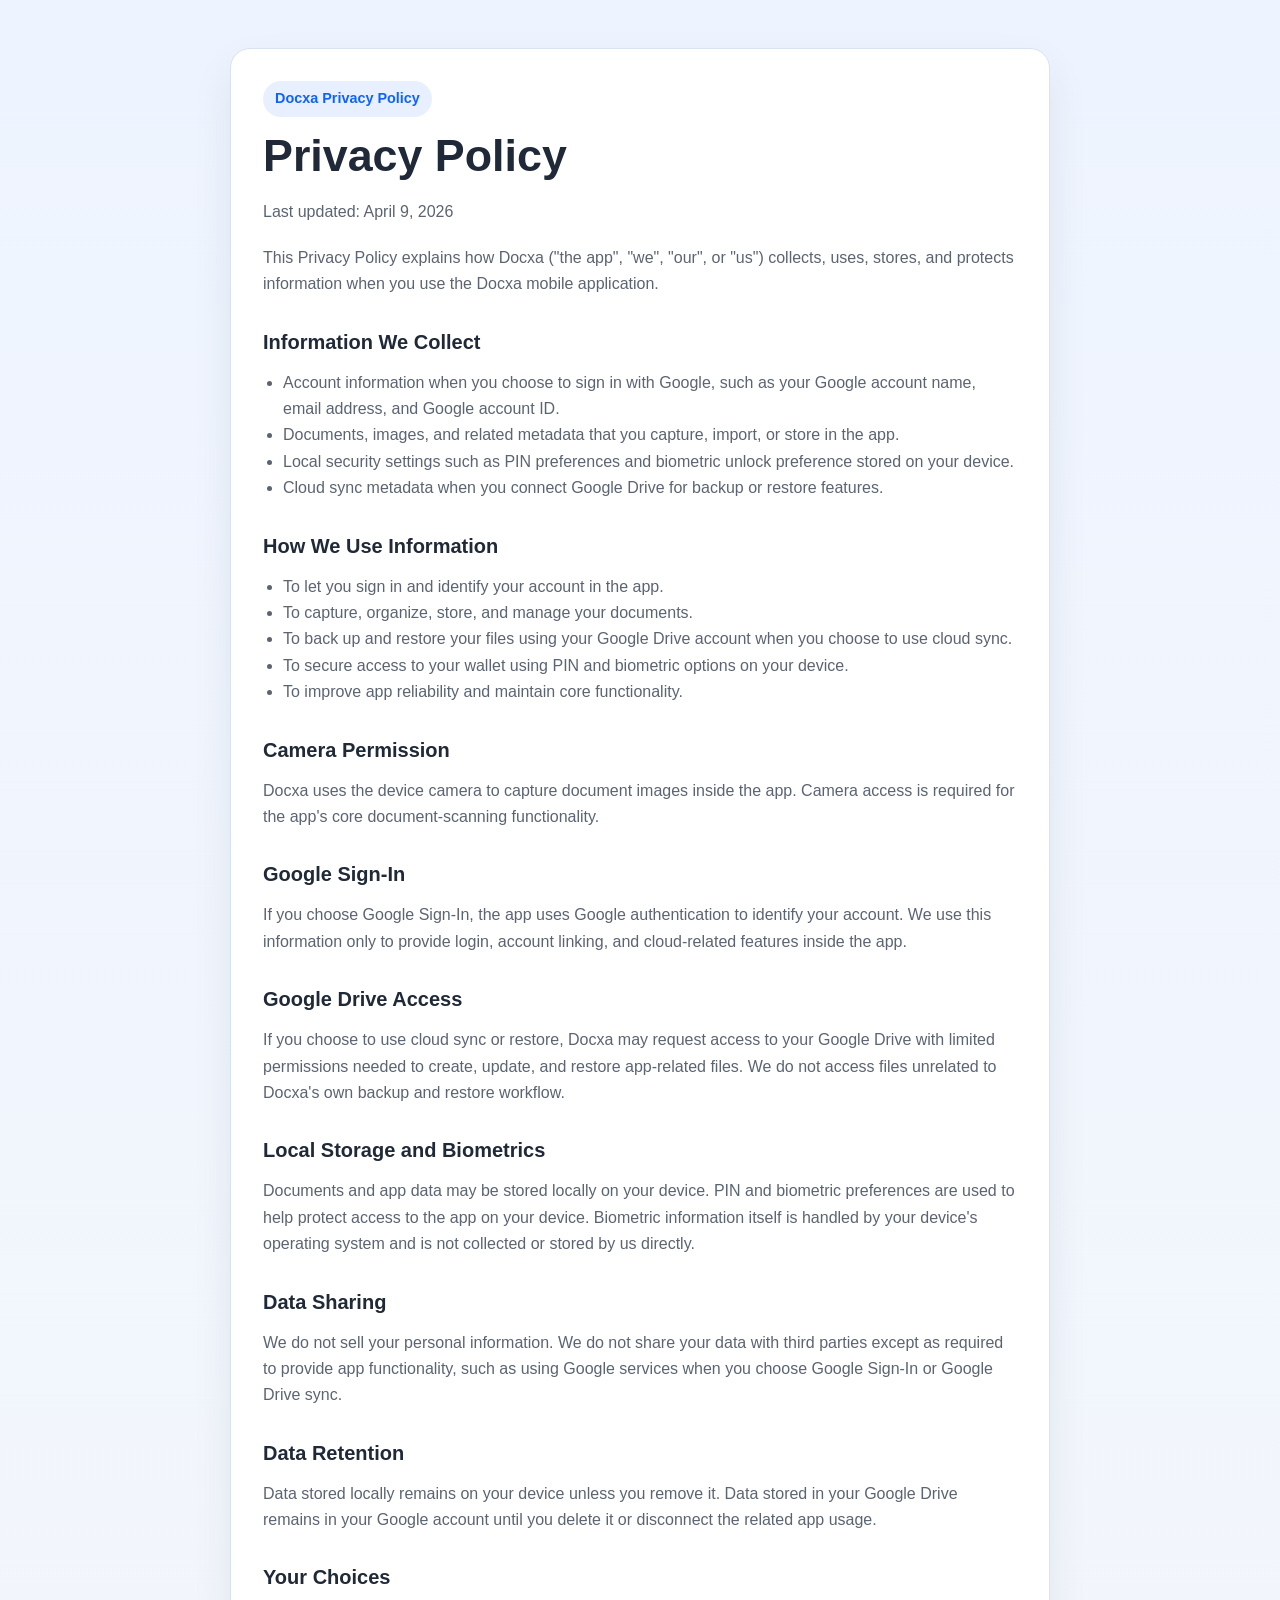
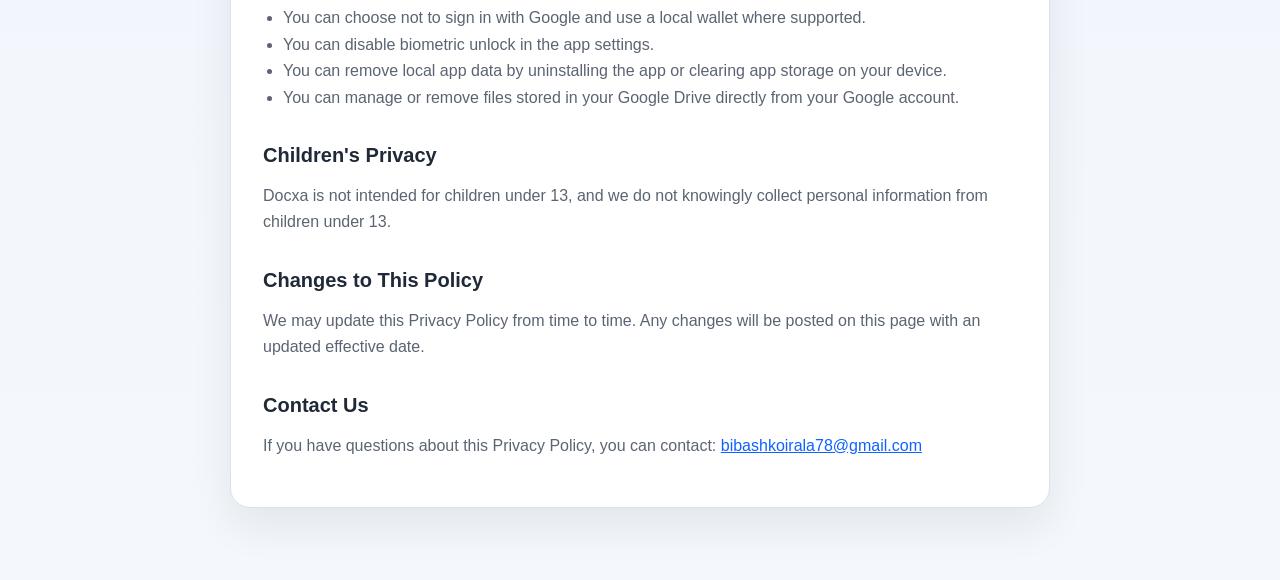
<file: docxa/privacy-policy.html>
<!DOCTYPE html>
<html lang="en">
  <head>
    <meta charset="utf-8" />
    <meta name="viewport" content="width=device-width, initial-scale=1" />
    <title>Docxa Privacy Policy</title>
    <style>
      :root {
        color-scheme: light;
        --bg: #f4f7fb;
        --card: #ffffff;
        --text: #1f2937;
        --muted: #5b6472;
        --accent: #0f62fe;
        --border: #d9e2f0;
      }

      * {
        box-sizing: border-box;
      }

      body {
        margin: 0;
        font-family: "Segoe UI", Arial, sans-serif;
        background: linear-gradient(180deg, #eef4ff 0%, var(--bg) 100%);
        color: var(--text);
        line-height: 1.65;
      }

      main {
        max-width: 860px;
        margin: 0 auto;
        padding: 48px 20px 72px;
      }

      .card {
        background: var(--card);
        border: 1px solid var(--border);
        border-radius: 20px;
        padding: 32px;
        box-shadow: 0 18px 40px rgba(31, 41, 55, 0.08);
      }

      h1,
      h2 {
        line-height: 1.2;
        margin: 0 0 16px;
      }

      h1 {
        font-size: clamp(2rem, 4vw, 2.8rem);
      }

      h2 {
        margin-top: 32px;
        font-size: 1.25rem;
      }

      p,
      li {
        color: var(--muted);
        font-size: 1rem;
      }

      ul {
        padding-left: 20px;
      }

      .eyebrow {
        display: inline-block;
        margin-bottom: 12px;
        padding: 6px 12px;
        border-radius: 999px;
        background: #e8f0ff;
        color: var(--accent);
        font-weight: 600;
        font-size: 0.9rem;
      }

      .meta {
        margin-bottom: 20px;
        color: var(--muted);
      }

      a {
        color: var(--accent);
      }
    </style>
  </head>
  <body>
    <main>
      <section class="card">
        <div class="eyebrow">Docxa Privacy Policy</div>
        <h1>Privacy Policy</h1>
        <p class="meta">Last updated: April 9, 2026</p>

        <p>
          This Privacy Policy explains how Docxa ("the app", "we", "our", or
          "us") collects, uses, stores, and protects information when you use
          the Docxa mobile application.
        </p>

        <h2>Information We Collect</h2>
        <ul>
          <li>
            Account information when you choose to sign in with Google, such as
            your Google account name, email address, and Google account ID.
          </li>
          <li>
            Documents, images, and related metadata that you capture, import, or
            store in the app.
          </li>
          <li>
            Local security settings such as PIN preferences and biometric unlock
            preference stored on your device.
          </li>
          <li>
            Cloud sync metadata when you connect Google Drive for backup or
            restore features.
          </li>
        </ul>

        <h2>How We Use Information</h2>
        <ul>
          <li>To let you sign in and identify your account in the app.</li>
          <li>To capture, organize, store, and manage your documents.</li>
          <li>To back up and restore your files using your Google Drive account when you choose to use cloud sync.</li>
          <li>To secure access to your wallet using PIN and biometric options on your device.</li>
          <li>To improve app reliability and maintain core functionality.</li>
        </ul>

        <h2>Camera Permission</h2>
        <p>
          Docxa uses the device camera to capture document images inside the
          app. Camera access is required for the app's core document-scanning
          functionality.
        </p>

        <h2>Google Sign-In</h2>
        <p>
          If you choose Google Sign-In, the app uses Google authentication to
          identify your account. We use this information only to provide login,
          account linking, and cloud-related features inside the app.
        </p>

        <h2>Google Drive Access</h2>
        <p>
          If you choose to use cloud sync or restore, Docxa may request access
          to your Google Drive with limited permissions needed to create, update,
          and restore app-related files. We do not access files unrelated to
          Docxa's own backup and restore workflow.
        </p>

        <h2>Local Storage and Biometrics</h2>
        <p>
          Documents and app data may be stored locally on your device. PIN and
          biometric preferences are used to help protect access to the app on
          your device. Biometric information itself is handled by your device's
          operating system and is not collected or stored by us directly.
        </p>

        <h2>Data Sharing</h2>
        <p>
          We do not sell your personal information. We do not share your data
          with third parties except as required to provide app functionality,
          such as using Google services when you choose Google Sign-In or Google
          Drive sync.
        </p>

        <h2>Data Retention</h2>
        <p>
          Data stored locally remains on your device unless you remove it. Data
          stored in your Google Drive remains in your Google account until you
          delete it or disconnect the related app usage.
        </p>

        <h2>Your Choices</h2>
        <ul>
          <li>You can choose not to sign in with Google and use a local wallet where supported.</li>
          <li>You can disable biometric unlock in the app settings.</li>
          <li>You can remove local app data by uninstalling the app or clearing app storage on your device.</li>
          <li>You can manage or remove files stored in your Google Drive directly from your Google account.</li>
        </ul>

        <h2>Children's Privacy</h2>
        <p>
          Docxa is not intended for children under 13, and we do not knowingly
          collect personal information from children under 13.
        </p>

        <h2>Changes to This Policy</h2>
        <p>
          We may update this Privacy Policy from time to time. Any changes will
          be posted on this page with an updated effective date.
        </p>

        <h2>Contact Us</h2>
        <p>
          If you have questions about this Privacy Policy, you can contact:
          <a href="mailto:bibashkoirala78@gmail.com">bibashkoirala78@gmail.com</a>
        </p>
      </section>
    </main>
  </body>
</html>
</file>
